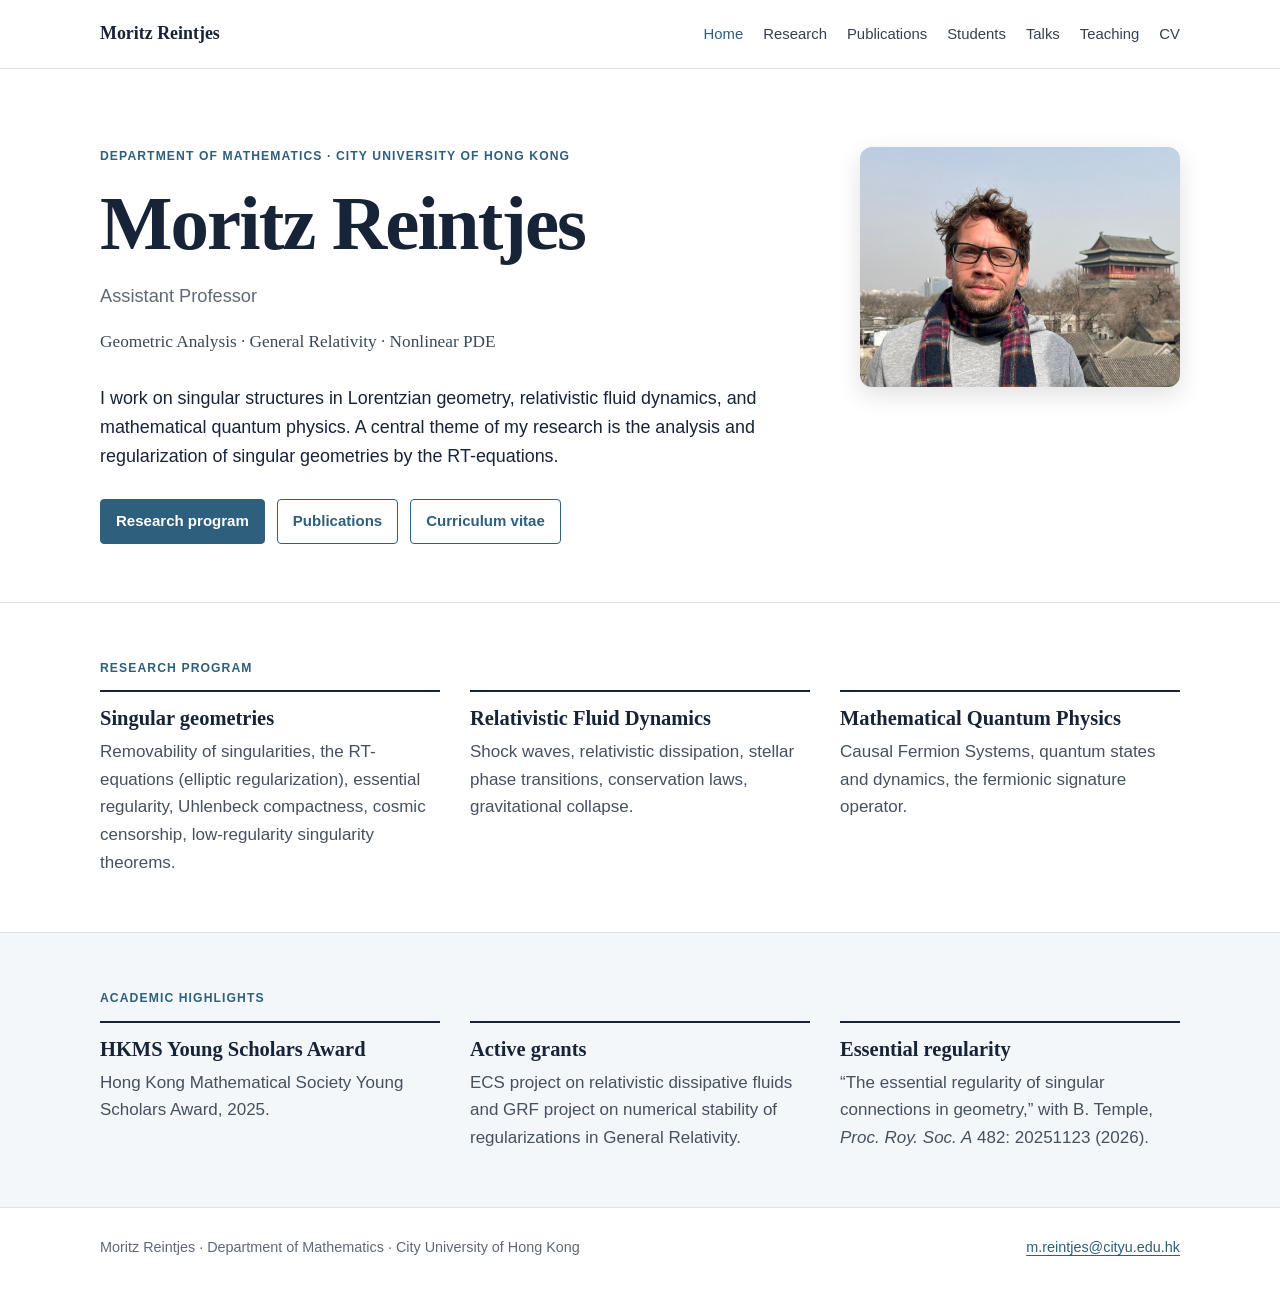
<file: index.html>
<!doctype html>
<html lang="en">
<head>
  <meta charset="utf-8">
  <meta name="viewport" content="width=device-width, initial-scale=1">
  <meta name="description" content="Moritz Reintjes — mathematics, geometric analysis, general relativity and nonlinear PDE.">
  <title>Moritz Reintjes — Mathematics</title>
  <link rel="stylesheet" href="styles.css">
  <style>
    .hero-layout {
      display: grid;
      grid-template-columns: minmax(0, 1fr) 320px;
      gap: 3rem;
      align-items: start;
    }

    .hero-photo {
      width: 100%;
      max-width: 320px;
      aspect-ratio: 4 / 3;
      object-fit: cover;
      object-position: center 62%;
      border-radius: 12px;
      display: block;
      box-shadow: 0 8px 24px rgba(0, 0, 0, 0.12);
    }

    @media (max-width: 820px) {
      .hero-layout {
        grid-template-columns: 1fr;
        gap: 1.75rem;
      }

      .hero-photo {
        max-width: 420px;
        justify-self: start;
      }
    }
  </style>
</head>
<body>
<header class="site-header">
  <div class="container nav">
    <a class="brand" href="index.html">Moritz Reintjes</a>
    <nav class="nav-links" aria-label="Main navigation">
      <a class="active" href="index.html">Home</a><a href="research.html">Research</a><a href="publications.html">Publications</a><a href="students.html">Students</a><a href="talks.html">Talks</a><a href="teaching.html">Teaching</a><a href="cv.html">CV</a>
    </nav>
  </div>
</header>

<main>
<section class="hero">
  <div class="container hero-layout">
    <div>
      <div class="eyebrow">Department of Mathematics · City University of Hong Kong</div>
      <h1>Moritz Reintjes</h1>
      <p class="subtitle">Assistant Professor</p>
      <p class="keywords">Geometric Analysis · General Relativity · Nonlinear PDE</p>
      <p class="hero-copy">I work on singular structures in Lorentzian geometry, relativistic fluid dynamics, and mathematical quantum physics. A central theme of my research is the analysis and regularization of singular geometries by the RT-equations.</p>
      <div class="actions">
        <a class="button primary" href="research.html">Research program</a>
        <a class="button" href="publications.html">Publications</a>
        <a class="button" href="cv.html">Curriculum vitae</a>
      </div>
    </div>
    <img class="hero-photo" src="profilepic.JPG" alt="profilepic">
  </div>
</section>

<section class="section">
  <div class="container">
    <div class="eyebrow">Research program</div>
    <div class="grid-3">
      <article class="card"><h3>Singular geometries</h3><p>Removability of singularities, the RT-equations (elliptic regularization), essential regularity, Uhlenbeck compactness, cosmic censorship, low-regularity singularity theorems.</p></article>
      <article class="card"><h3>Relativistic Fluid Dynamics</h3><p>Shock waves, relativistic dissipation, stellar phase transitions, conservation laws, gravitational collapse.</p></article>
      <article class="card"><h3>Mathematical Quantum Physics</h3><p>Causal Fermion Systems, quantum states and dynamics, the fermionic signature operator.</p></article>
    </div>
  </div>
</section>

<section class="section soft">
  <div class="container">
    <div class="eyebrow">Academic highlights</div>
      <div class="grid-3">
      <div class="card"><h3>HKMS Young Scholars Award</h3><p>Hong Kong Mathematical Society Young Scholars Award, 2025.</p></div>
      <div class="card"><h3>Active grants</h3><p>ECS project on relativistic dissipative fluids and GRF project on numerical stability of regularizations in General Relativity.</p></div>
      <div class="card"><h3>Essential regularity</h3><p>“The essential regularity of singular connections in geometry,” with B. Temple, <em>Proc. Roy. Soc. A</em> 482: 20251123 (2026).</p></div>
    </div>
  </div>
</section>
</main>

<footer class="site-footer"><div class="container footer-flex"><span>Moritz Reintjes · Department of Mathematics · City University of Hong Kong</span><span><a href="mailto:m.reintjes@cityu.edu.hk">m.reintjes@cityu.edu.hk</a></span></div></footer>
<script src="site.js"></script>
</body></html>
</file>
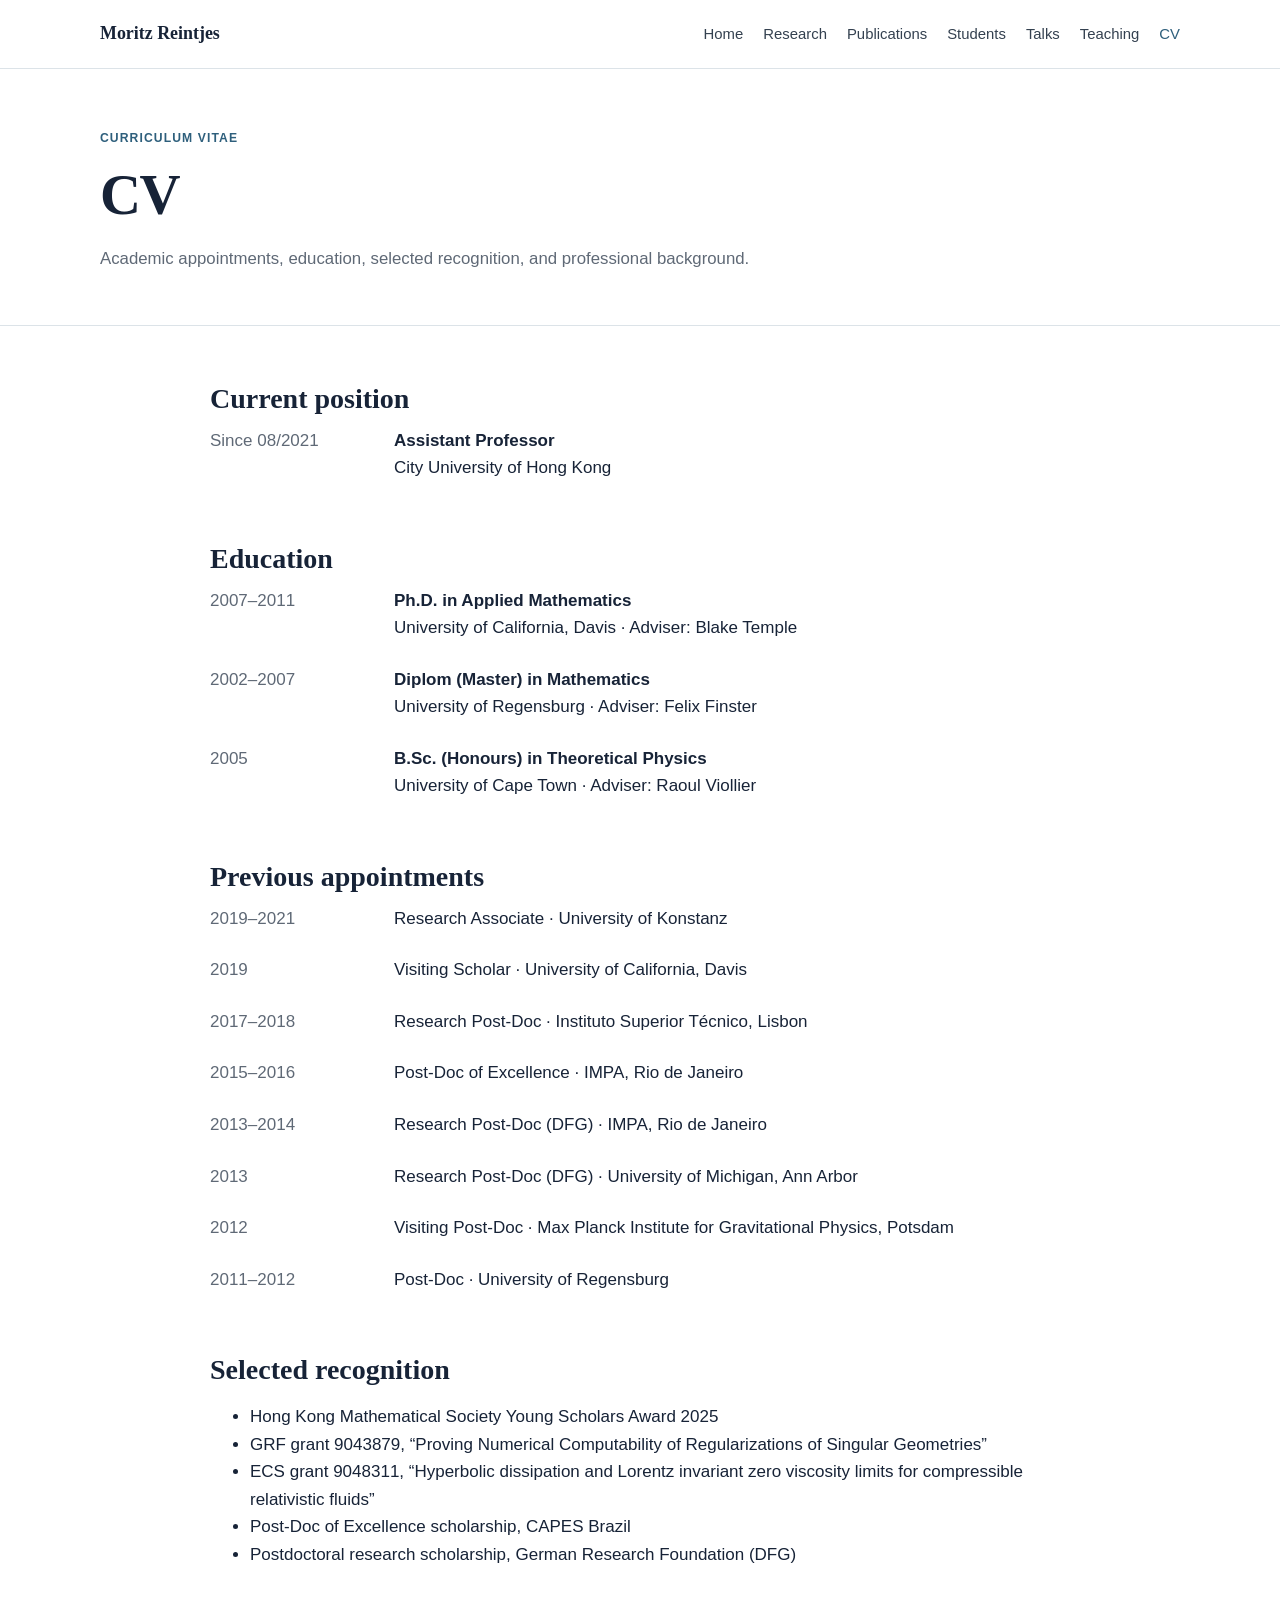
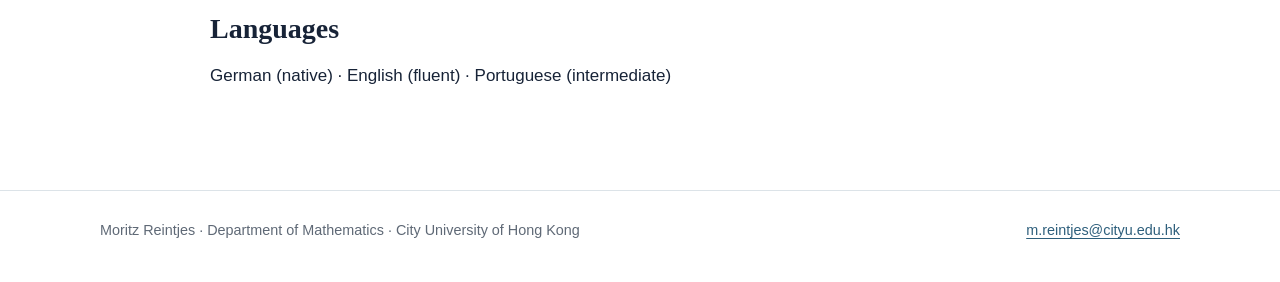
<file: cv.html>
<!doctype html><html lang="en"><head><meta charset="utf-8"><meta name="viewport" content="width=device-width, initial-scale=1"><title>CV — Moritz Reintjes</title><link rel="stylesheet" href="styles.css"></head><body>
<header class="site-header"><div class="container nav"><a class="brand" href="index.html">Moritz Reintjes</a><nav class="nav-links"><a href="index.html">Home</a><a href="research.html">Research</a><a href="publications.html">Publications</a><a href="students.html">Students</a><a href="talks.html">Talks</a><a href="teaching.html">Teaching</a><a class="active" href="cv.html">CV</a></nav></div></header>
<main><div class="container page-head"><div class="eyebrow">Curriculum vitae</div><h1>CV</h1><p>Academic appointments, education, selected recognition, and professional background.</p></div>
<section class="section"><div class="container content">
<section><h2>Current position</h2><div class="timeline"><div class="date">Since 08/2021</div><div class="entry"><strong>Assistant Professor</strong><br>City University of Hong Kong</div></div></section>
<section><h2>Education</h2><div class="timeline"><div class="date">2007–2011</div><div class="entry"><strong>Ph.D. in Applied Mathematics</strong><br>University of California, Davis · Adviser: Blake Temple</div><div class="date">2002–2007</div><div class="entry"><strong>Diplom (Master) in Mathematics</strong><br>University of Regensburg · Adviser: Felix Finster</div><div class="date">2005</div><div class="entry"><strong>B.Sc. (Honours) in Theoretical Physics</strong><br>University of Cape Town · Adviser: Raoul Viollier</div></div></section>
<section><h2>Previous appointments</h2><div class="timeline"><div class="date">2019–2021</div><div class="entry">Research Associate · University of Konstanz</div><div class="date">2019</div><div class="entry">Visiting Scholar · University of California, Davis</div><div class="date">2017–2018</div><div class="entry">Research Post-Doc · Instituto Superior Técnico, Lisbon</div><div class="date">2015–2016</div><div class="entry">Post-Doc of Excellence · IMPA, Rio de Janeiro</div><div class="date">2013–2014</div><div class="entry">Research Post-Doc (DFG) · IMPA, Rio de Janeiro</div><div class="date">2013</div><div class="entry">Research Post-Doc (DFG) · University of Michigan, Ann Arbor</div><div class="date">2012</div><div class="entry">Visiting Post-Doc · Max Planck Institute for Gravitational Physics, Potsdam</div><div class="date">2011–2012</div><div class="entry">Post-Doc · University of Regensburg</div></div></section>
<section><h2>Selected recognition</h2><ul><li>Hong Kong Mathematical Society Young Scholars Award 2025</li><li>GRF grant 9043879, “Proving Numerical Computability of Regularizations of Singular Geometries”</li><li>ECS grant 9048311, “Hyperbolic dissipation and Lorentz invariant zero viscosity limits for compressible relativistic fluids”</li><li>Post-Doc of Excellence scholarship, CAPES Brazil</li><li>Postdoctoral research scholarship, German Research Foundation (DFG)</li></ul></section>
<section><h2>Languages</h2><p>German (native) · English (fluent) · Portuguese (intermediate)</p></section>
</div></section></main>
<footer class="site-footer"><div class="container footer-flex"><span>Moritz Reintjes · Department of Mathematics · City University of Hong Kong</span><span><a href="mailto:m.reintjes@cityu.edu.hk">m.reintjes@cityu.edu.hk</a></span></div></footer></body></html>
</file>
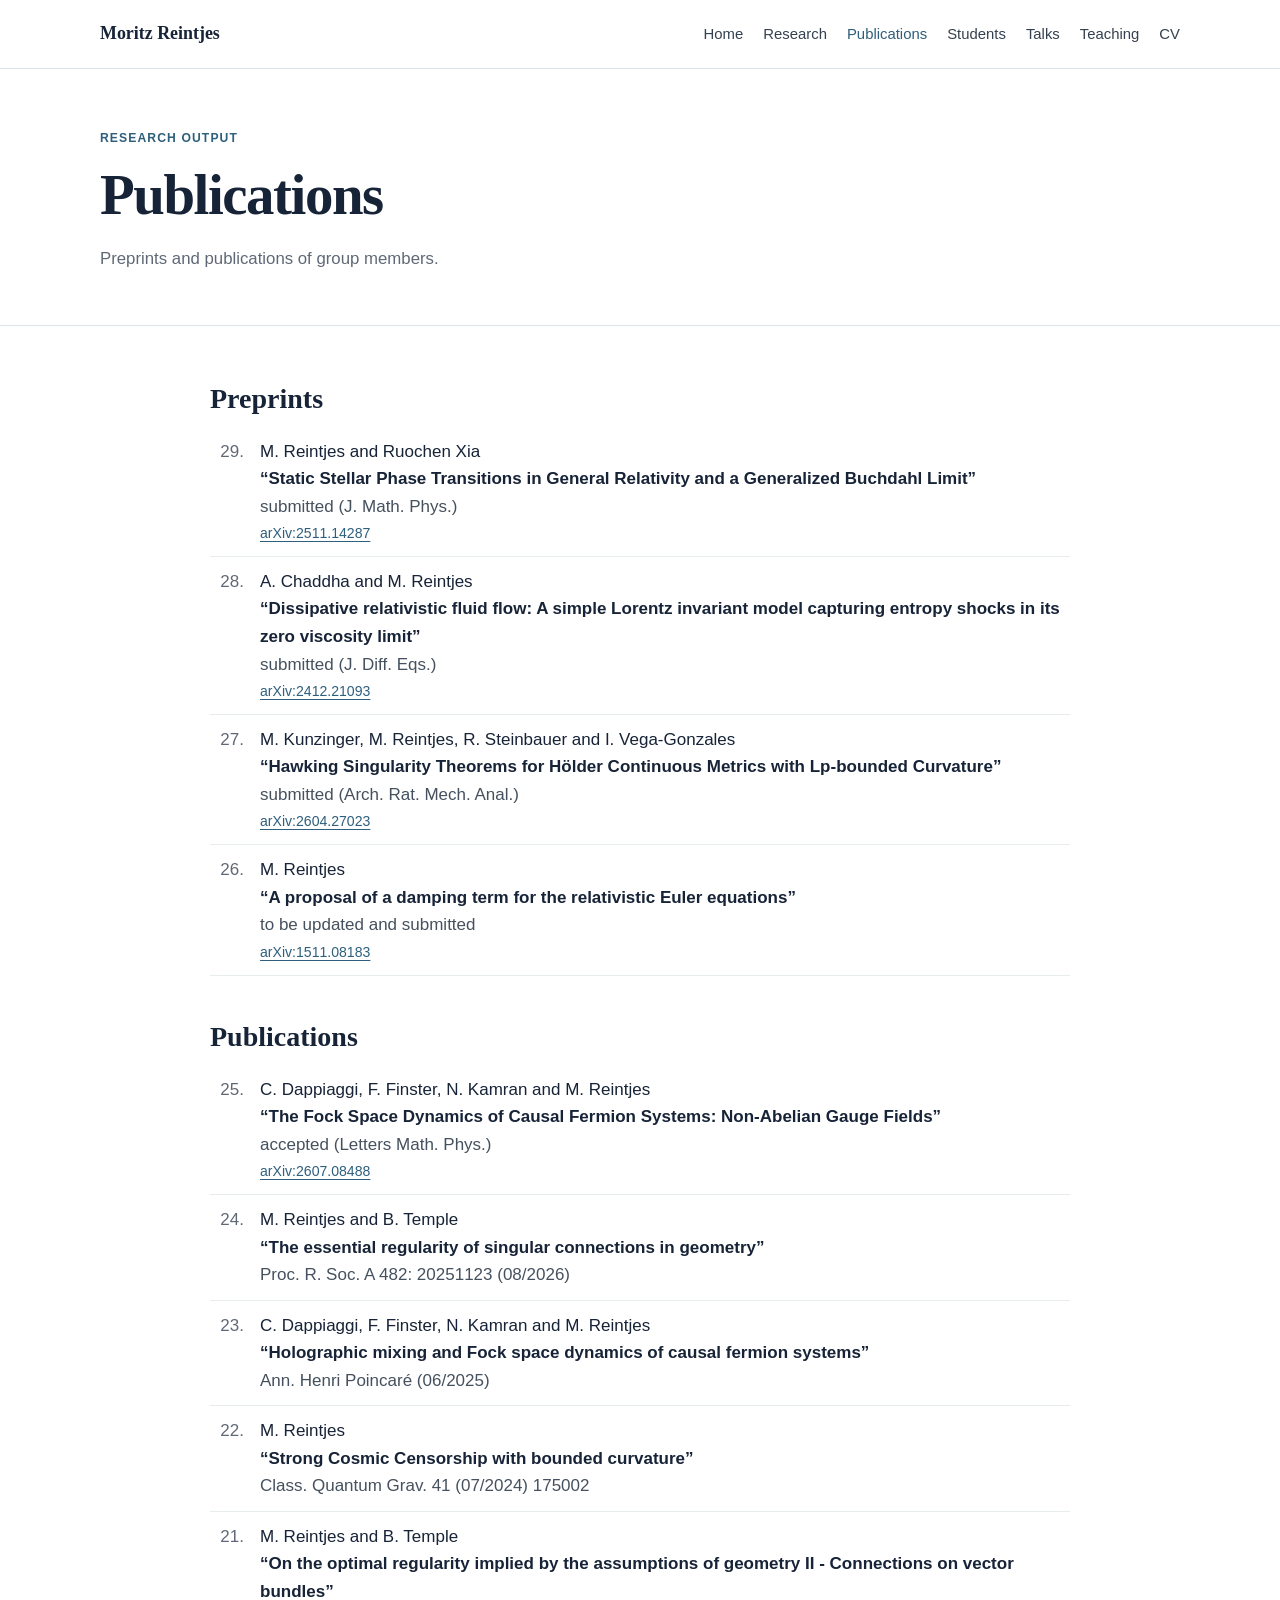
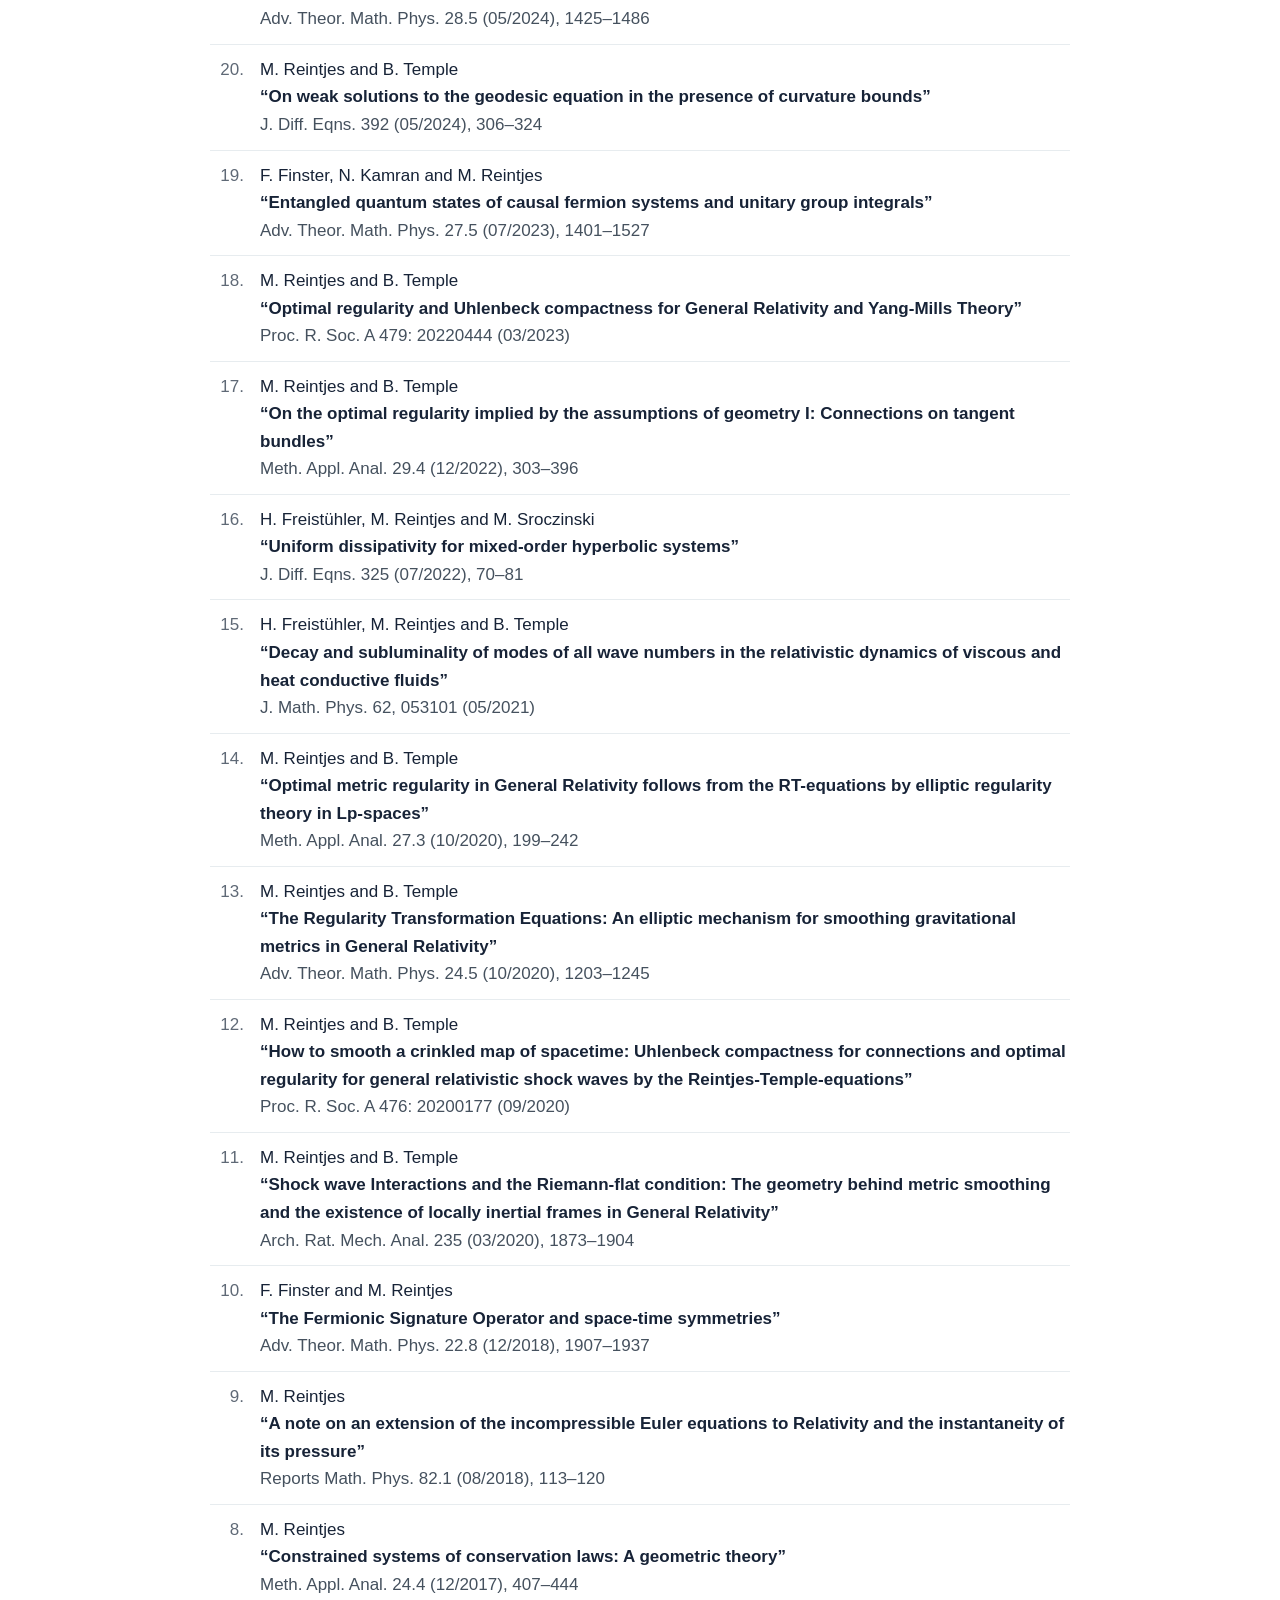
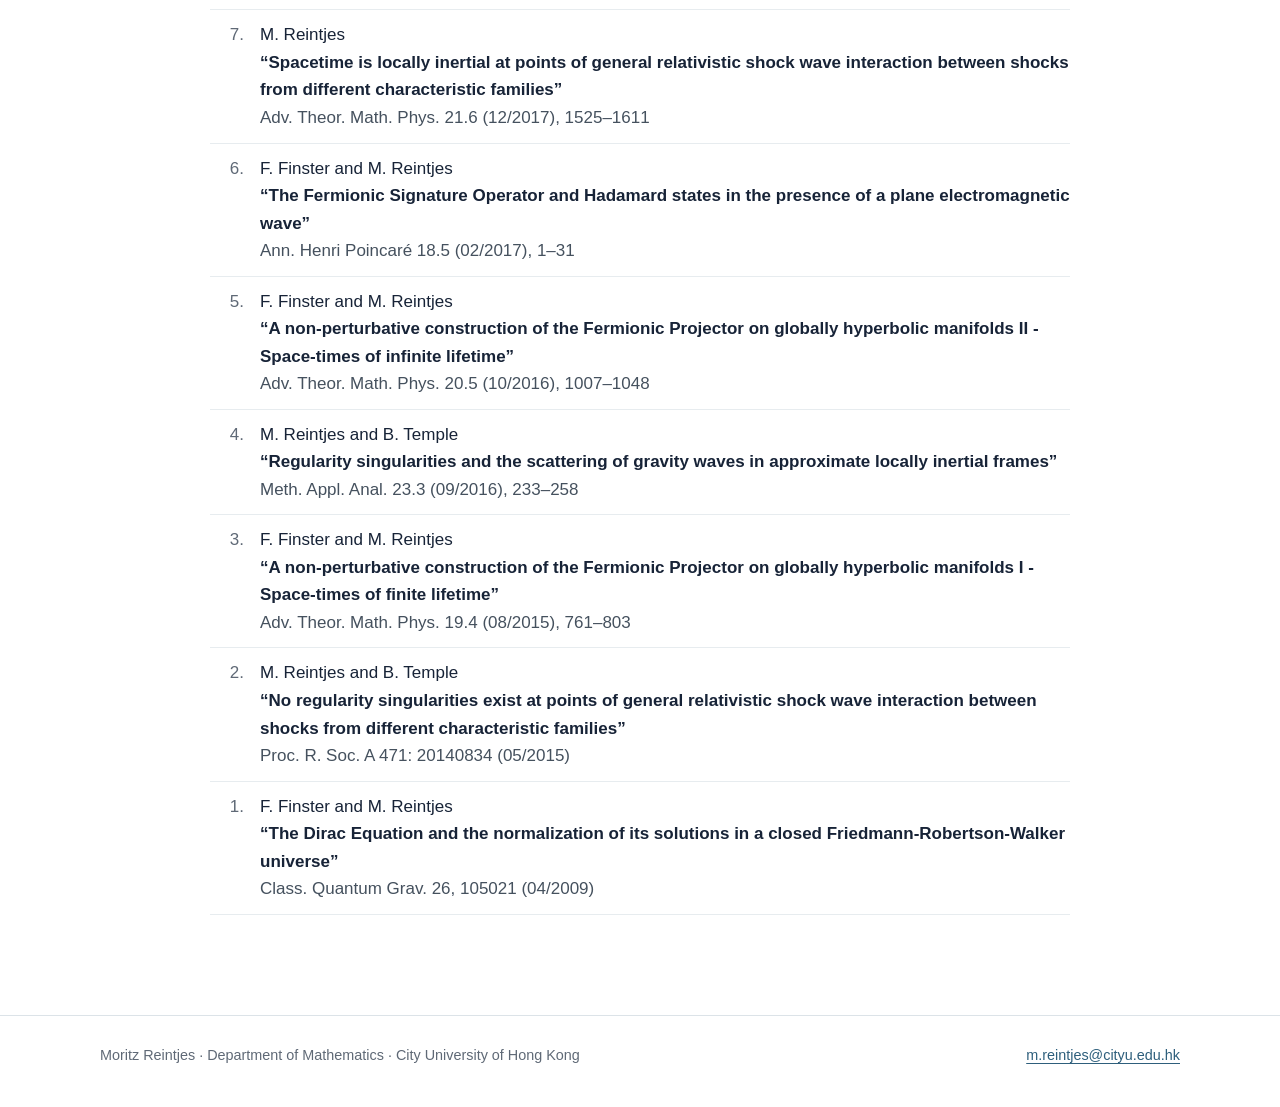
<file: publications.html>
<!doctype html><html lang="en"><head><meta charset="utf-8"><meta name="viewport" content="width=device-width, initial-scale=1"><title>Publications — Moritz Reintjes</title><link rel="stylesheet" href="styles.css"></head><body>
<header class="site-header"><div class="container nav"><a class="brand" href="index.html">Moritz Reintjes</a><nav class="nav-links"><a href="index.html">Home</a><a href="research.html">Research</a><a class="active" href="publications.html">Publications</a><a href="students.html">Students</a><a href="talks.html">Talks</a><a href="teaching.html">Teaching</a><a href="cv.html">CV</a></nav></div></header>
<main><div class="container page-head"><div class="eyebrow">Research output</div><h1>Publications</h1><p>Preprints and publications of group members.</p></div>
<section class="section"><div class="container content"><section><h2>Preprints</h2><ol class="pubs"><li class="pub"><div class="pub-num">29.</div><div><div>M. Reintjes and Ruochen Xia</div><div class="pub-title">“Static Stellar Phase Transitions in General Relativity and a Generalized Buchdahl Limit”</div><div class="pub-journal">submitted (J. Math. Phys.)</div><div class="pub-links"><a href="https://arxiv.org/abs/2511.14287">arXiv:2511.14287</a></div></div></li>
<li class="pub"><div class="pub-num">28.</div><div><div>A. Chaddha and M. Reintjes</div><div class="pub-title">“Dissipative relativistic fluid flow: A simple Lorentz invariant model capturing entropy shocks in its zero viscosity limit”</div><div class="pub-journal">submitted (J. Diff. Eqs.)</div><div class="pub-links"><a href="https://arxiv.org/abs/2412.21093">arXiv:2412.21093</a></div></div></li>
<li class="pub"><div class="pub-num">27.</div><div><div>M. Kunzinger, M. Reintjes, R. Steinbauer and I. Vega-Gonzales</div><div class="pub-title">“Hawking Singularity Theorems for Hölder Continuous Metrics with Lp-bounded Curvature”</div><div class="pub-journal">submitted (Arch. Rat. Mech. Anal.)</div><div class="pub-links"><a href="https://arxiv.org/abs/2604.27023">arXiv:2604.27023</a></div></div></li>
<li class="pub"><div class="pub-num">26.</div><div><div>M. Reintjes</div><div class="pub-title">“A proposal of a damping term for the relativistic Euler equations”</div><div class="pub-journal">to be updated and submitted</div><div class="pub-links"><a href="https://arxiv.org/abs/1511.08183">arXiv:1511.08183</a></div></div></li></ol></section><section><h2>Publications</h2><ol class="pubs">
<li class="pub"><div class="pub-num">25.</div><div><div>C. Dappiaggi, F. Finster, N. Kamran and M. Reintjes</div><div class="pub-title">“The Fock Space Dynamics of Causal Fermion Systems: Non-Abelian Gauge Fields”</div><div class="pub-journal">accepted (Letters Math. Phys.)</div><div class="pub-links"><a href="https://arxiv.org/abs/2607.08488">arXiv:2607.08488</a></div></div></li>
<li class="pub"><div class="pub-num">24.</div><div><div>M. Reintjes and B. Temple</div><div class="pub-title">“The essential regularity of singular connections in geometry”</div><div class="pub-journal">Proc. R. Soc. A 482: 20251123 (08/2026)</div></div></li>
<li class="pub"><div class="pub-num">23.</div><div><div>C. Dappiaggi, F. Finster, N. Kamran and M. Reintjes</div><div class="pub-title">“Holographic mixing and Fock space dynamics of causal fermion systems”</div><div class="pub-journal">Ann. Henri Poincaré (06/2025)</div></div></li>
<li class="pub"><div class="pub-num">22.</div><div><div>M. Reintjes</div><div class="pub-title">“Strong Cosmic Censorship with bounded curvature”</div><div class="pub-journal">Class. Quantum Grav. 41 (07/2024) 175002</div></div></li>
<li class="pub"><div class="pub-num">21.</div><div><div>M. Reintjes and B. Temple</div><div class="pub-title">“On the optimal regularity implied by the assumptions of geometry II - Connections on vector bundles”</div><div class="pub-journal">Adv. Theor. Math. Phys. 28.5 (05/2024), 1425–1486</div></div></li>
<li class="pub"><div class="pub-num">20.</div><div><div>M. Reintjes and B. Temple</div><div class="pub-title">“On weak solutions to the geodesic equation in the presence of curvature bounds”</div><div class="pub-journal">J. Diff. Eqns. 392 (05/2024), 306–324</div></div></li>
<li class="pub"><div class="pub-num">19.</div><div><div>F. Finster, N. Kamran and M. Reintjes</div><div class="pub-title">“Entangled quantum states of causal fermion systems and unitary group integrals”</div><div class="pub-journal">Adv. Theor. Math. Phys. 27.5 (07/2023), 1401–1527</div></div></li>
<li class="pub"><div class="pub-num">18.</div><div><div>M. Reintjes and B. Temple</div><div class="pub-title">“Optimal regularity and Uhlenbeck compactness for General Relativity and Yang-Mills Theory”</div><div class="pub-journal">Proc. R. Soc. A 479: 20220444 (03/2023)</div></div></li>
<li class="pub"><div class="pub-num">17.</div><div><div>M. Reintjes and B. Temple</div><div class="pub-title">“On the optimal regularity implied by the assumptions of geometry I: Connections on tangent bundles”</div><div class="pub-journal">Meth. Appl. Anal. 29.4 (12/2022), 303–396</div></div></li>
<li class="pub"><div class="pub-num">16.</div><div><div>H. Freistühler, M. Reintjes and M. Sroczinski</div><div class="pub-title">“Uniform dissipativity for mixed-order hyperbolic systems”</div><div class="pub-journal">J. Diff. Eqns. 325 (07/2022), 70–81</div></div></li>
<li class="pub"><div class="pub-num">15.</div><div><div>H. Freistühler, M. Reintjes and B. Temple</div><div class="pub-title">“Decay and subluminality of modes of all wave numbers in the relativistic dynamics of viscous and heat conductive fluids”</div><div class="pub-journal">J. Math. Phys. 62, 053101 (05/2021)</div></div></li>
<li class="pub"><div class="pub-num">14.</div><div><div>M. Reintjes and B. Temple</div><div class="pub-title">“Optimal metric regularity in General Relativity follows from the RT-equations by elliptic regularity theory in Lp-spaces”</div><div class="pub-journal">Meth. Appl. Anal. 27.3 (10/2020), 199–242</div></div></li>
<li class="pub"><div class="pub-num">13.</div><div><div>M. Reintjes and B. Temple</div><div class="pub-title">“The Regularity Transformation Equations: An elliptic mechanism for smoothing gravitational metrics in General Relativity”</div><div class="pub-journal">Adv. Theor. Math. Phys. 24.5 (10/2020), 1203–1245</div></div></li>
<li class="pub"><div class="pub-num">12.</div><div><div>M. Reintjes and B. Temple</div><div class="pub-title">“How to smooth a crinkled map of spacetime: Uhlenbeck compactness for connections and optimal regularity for general relativistic shock waves by the Reintjes-Temple-equations”</div><div class="pub-journal">Proc. R. Soc. A 476: 20200177 (09/2020)</div></div></li>
<li class="pub"><div class="pub-num">11.</div><div><div>M. Reintjes and B. Temple</div><div class="pub-title">“Shock wave Interactions and the Riemann-flat condition: The geometry behind metric smoothing and the existence of locally inertial frames in General Relativity”</div><div class="pub-journal">Arch. Rat. Mech. Anal. 235 (03/2020), 1873–1904</div></div></li>
<li class="pub"><div class="pub-num">10.</div><div><div>F. Finster and M. Reintjes</div><div class="pub-title">“The Fermionic Signature Operator and space-time symmetries”</div><div class="pub-journal">Adv. Theor. Math. Phys. 22.8 (12/2018), 1907–1937</div></div></li>
<li class="pub"><div class="pub-num">9.</div><div><div>M. Reintjes</div><div class="pub-title">“A note on an extension of the incompressible Euler equations to Relativity and the instantaneity of its pressure”</div><div class="pub-journal">Reports Math. Phys. 82.1 (08/2018), 113–120</div></div></li>
<li class="pub"><div class="pub-num">8.</div><div><div>M. Reintjes</div><div class="pub-title">“Constrained systems of conservation laws: A geometric theory”</div><div class="pub-journal">Meth. Appl. Anal. 24.4 (12/2017), 407–444</div></div></li>
<li class="pub"><div class="pub-num">7.</div><div><div>M. Reintjes</div><div class="pub-title">“Spacetime is locally inertial at points of general relativistic shock wave interaction between shocks from different characteristic families”</div><div class="pub-journal">Adv. Theor. Math. Phys. 21.6 (12/2017), 1525–1611</div></div></li>
<li class="pub"><div class="pub-num">6.</div><div><div>F. Finster and M. Reintjes</div><div class="pub-title">“The Fermionic Signature Operator and Hadamard states in the presence of a plane electromagnetic wave”</div><div class="pub-journal">Ann. Henri Poincaré 18.5 (02/2017), 1–31</div></div></li>
<li class="pub"><div class="pub-num">5.</div><div><div>F. Finster and M. Reintjes</div><div class="pub-title">“A non-perturbative construction of the Fermionic Projector on globally hyperbolic manifolds II - Space-times of infinite lifetime”</div><div class="pub-journal">Adv. Theor. Math. Phys. 20.5 (10/2016), 1007–1048</div></div></li>
<li class="pub"><div class="pub-num">4.</div><div><div>M. Reintjes and B. Temple</div><div class="pub-title">“Regularity singularities and the scattering of gravity waves in approximate locally inertial frames”</div><div class="pub-journal">Meth. Appl. Anal. 23.3 (09/2016), 233–258</div></div></li>
<li class="pub"><div class="pub-num">3.</div><div><div>F. Finster and M. Reintjes</div><div class="pub-title">“A non-perturbative construction of the Fermionic Projector on globally hyperbolic manifolds I - Space-times of finite lifetime”</div><div class="pub-journal">Adv. Theor. Math. Phys. 19.4 (08/2015), 761–803</div></div></li>
<li class="pub"><div class="pub-num">2.</div><div><div>M. Reintjes and B. Temple</div><div class="pub-title">“No regularity singularities exist at points of general relativistic shock wave interaction between shocks from different characteristic families”</div><div class="pub-journal">Proc. R. Soc. A 471: 20140834 (05/2015)</div></div></li>
<li class="pub"><div class="pub-num">1.</div><div><div>F. Finster and M. Reintjes</div><div class="pub-title">“The Dirac Equation and the normalization of its solutions in a closed Friedmann-Robertson-Walker universe”</div><div class="pub-journal">Class. Quantum Grav. 26, 105021 (04/2009)</div></div></li></ol></section></div></section></main>
<footer class="site-footer"><div class="container footer-flex"><span>Moritz Reintjes · Department of Mathematics · City University of Hong Kong</span><span><a href="mailto:m.reintjes@cityu.edu.hk">m.reintjes@cityu.edu.hk</a></span></div></footer></body></html>
</file>
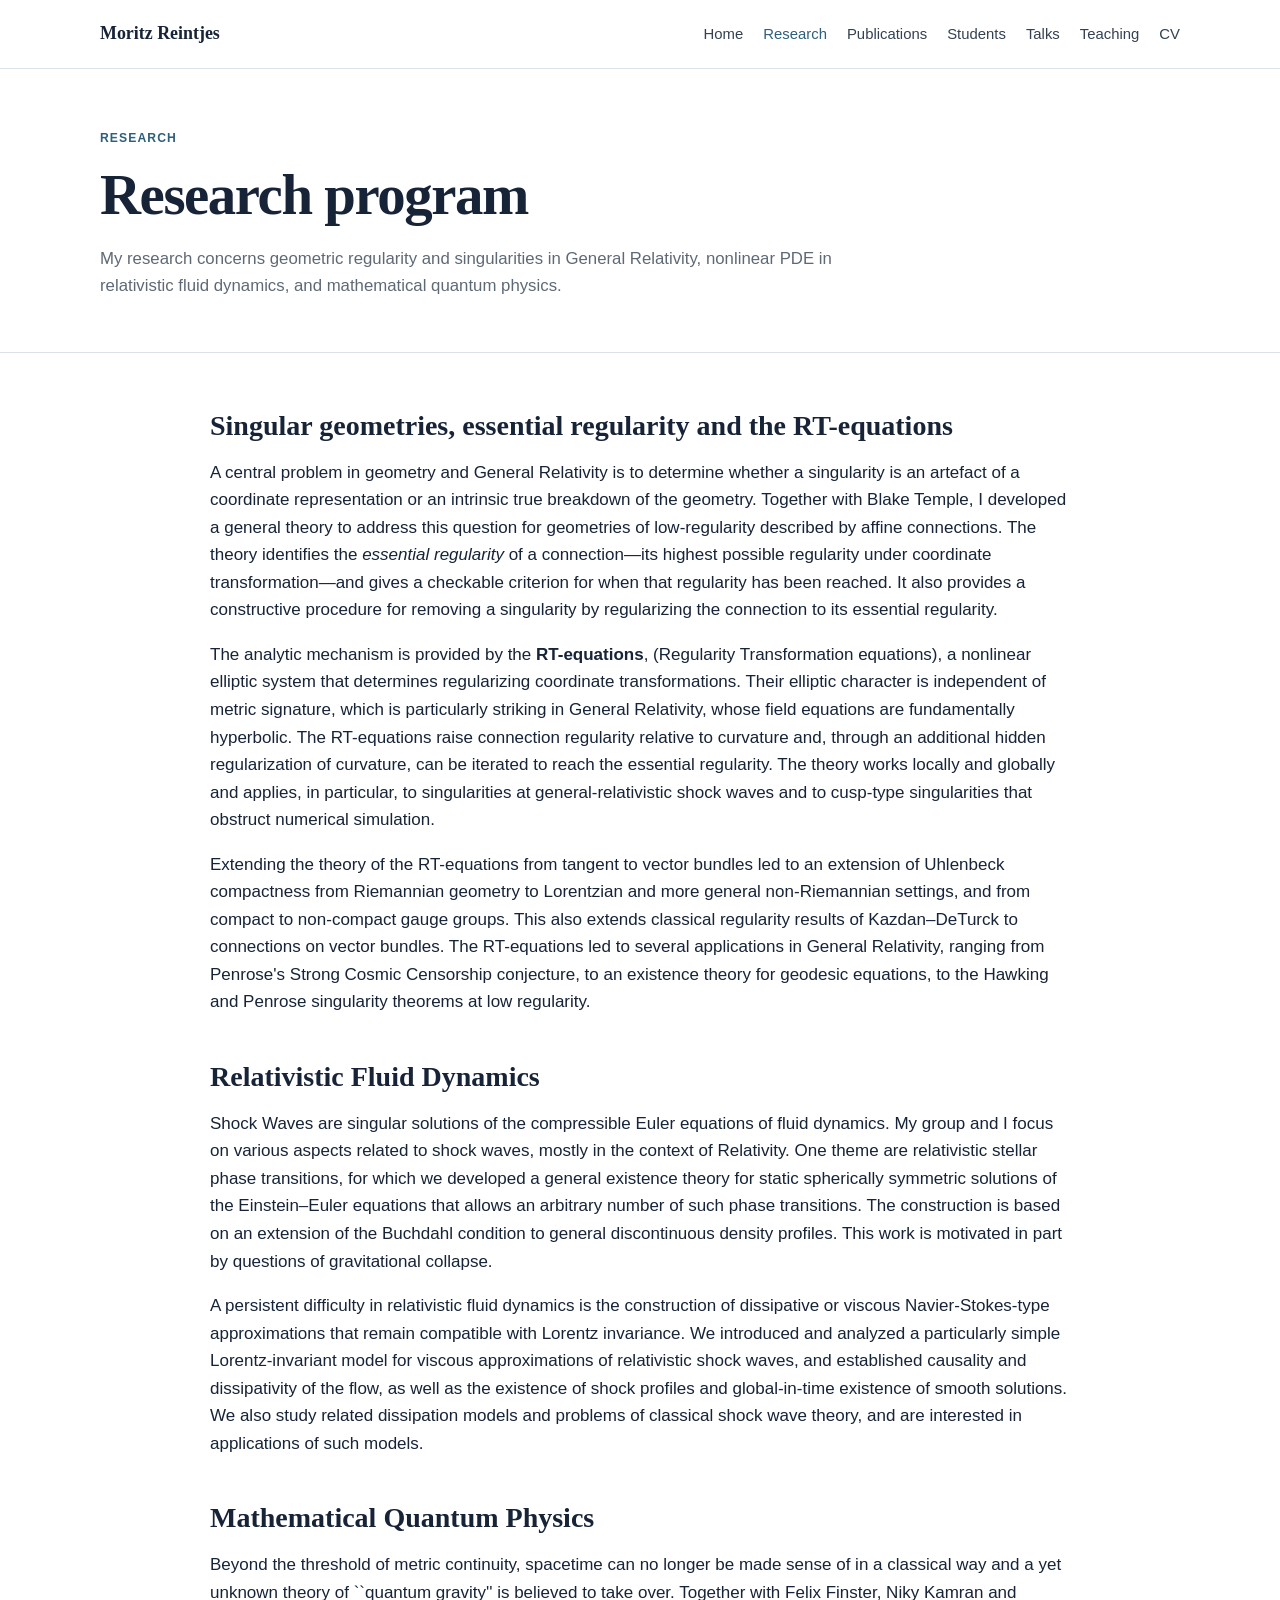
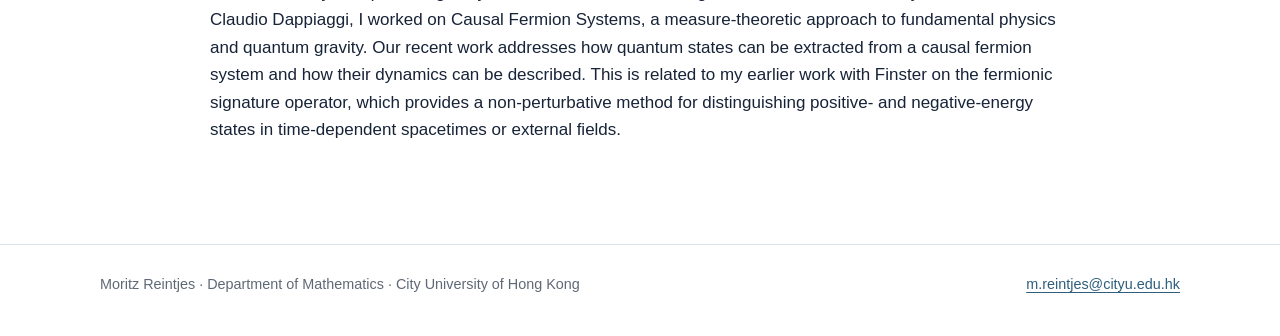
<file: research.html>
<!doctype html><html lang="en"><head><meta charset="utf-8"><meta name="viewport" content="width=device-width, initial-scale=1"><meta name="description" content="Research program of Moritz Reintjes in geometric analysis, General Relativity, relativistic fluids and mathematical quantum physics."><title>Research — Moritz Reintjes</title><link rel="stylesheet" href="styles.css"></head><body>
<header class="site-header"><div class="container nav"><a class="brand" href="index.html">Moritz Reintjes</a><nav class="nav-links"><a href="index.html">Home</a><a class="active" href="research.html">Research</a><a href="publications.html">Publications</a><a href="students.html">Students</a><a href="talks.html">Talks</a><a href="teaching.html">Teaching</a><a href="cv.html">CV</a></nav></div></header>
<main><div class="container page-head"><div class="eyebrow">Research</div><h1>Research program</h1><p>My research concerns geometric regularity and singularities in General Relativity, nonlinear PDE in relativistic fluid dynamics, and mathematical quantum physics.</p></div>
<section class="section"><div class="container content">

<section>
  <h2>Singular geometries, essential regularity and the RT-equations</h2>
  <p>A central problem in geometry and General Relativity is to determine whether a singularity is an artefact of a coordinate representation or an intrinsic true breakdown of the geometry. Together with Blake Temple, I developed a general theory to address this question for geometries of low-regularity described by affine connections. The theory identifies the <em>essential regularity</em> of a connection—its highest possible regularity under coordinate transformation—and gives a checkable criterion for when that regularity has been reached. It also provides a constructive procedure for removing a singularity by regularizing the connection to its essential regularity.</p>
  <p>The analytic mechanism is provided by the <strong>RT-equations</strong>, (Regularity Transformation equations), a nonlinear elliptic system that determines regularizing coordinate transformations. Their elliptic character is independent of metric signature, which is particularly striking in General Relativity, whose field equations are fundamentally hyperbolic. The RT-equations raise connection regularity relative to curvature and, through an additional hidden regularization of curvature, can be iterated to reach the essential regularity. The theory works locally and globally and applies, in particular, to singularities at general-relativistic shock waves and to cusp-type singularities that obstruct numerical simulation.</p>
  <p>Extending the theory of the RT-equations from tangent to vector bundles led to an extension of Uhlenbeck compactness from Riemannian geometry to Lorentzian and more general non-Riemannian settings, and from compact to non-compact gauge groups. This also extends classical regularity results of Kazdan–DeTurck to connections on vector bundles. The RT-equations led to several applications in General Relativity, ranging from Penrose's Strong Cosmic Censorship conjecture, to an existence theory for geodesic equations, to the Hawking and Penrose singularity theorems at low regularity. </p>
</section>

<section>
  <h2>Relativistic Fluid Dynamics</h2>
  <p> Shock Waves are singular solutions of the compressible Euler equations of fluid dynamics. My group and I focus on various aspects related to shock waves, mostly in the context of Relativity. One theme are relativistic stellar phase transitions, for which we developed a general existence theory for static spherically symmetric solutions of the Einstein–Euler equations that allows an arbitrary number of such phase transitions. The construction is based on an extension of the Buchdahl condition to general discontinuous density profiles. This work is motivated in part by questions of gravitational collapse.</p>
  <p>A persistent difficulty in relativistic fluid dynamics is the construction of dissipative or viscous Navier-Stokes-type approximations that remain compatible with Lorentz invariance. We introduced and analyzed a particularly simple Lorentz-invariant model for viscous approximations of relativistic shock waves, and established causality and dissipativity of the flow, as well as the existence of shock profiles and global-in-time existence of smooth solutions. We also study related dissipation models and problems of classical shock wave theory, and are interested in applications of such models. </p>
</section>

<section>
  <h2>Mathematical Quantum Physics</h2>
  <p>Beyond the threshold of metric continuity, spacetime can no longer be made sense of in a classical way and a yet unknown theory of ``quantum gravity'' is believed to take over. Together with Felix Finster, Niky Kamran and Claudio Dappiaggi, I worked on Causal Fermion Systems, a measure-theoretic approach to fundamental physics and quantum gravity. Our recent work addresses how quantum states can be extracted from a causal fermion system and how their dynamics can be described. This is related to my earlier work with Finster on the fermionic signature operator, which provides a non-perturbative method for distinguishing positive- and negative-energy states in time-dependent spacetimes or external fields.  </p>
</section>

</div></section></main>
<footer class="site-footer"><div class="container footer-flex"><span>Moritz Reintjes · Department of Mathematics · City University of Hong Kong</span><span><a href="mailto:m.reintjes@cityu.edu.hk">m.reintjes@cityu.edu.hk</a></span></div></footer></body></html>
</file>
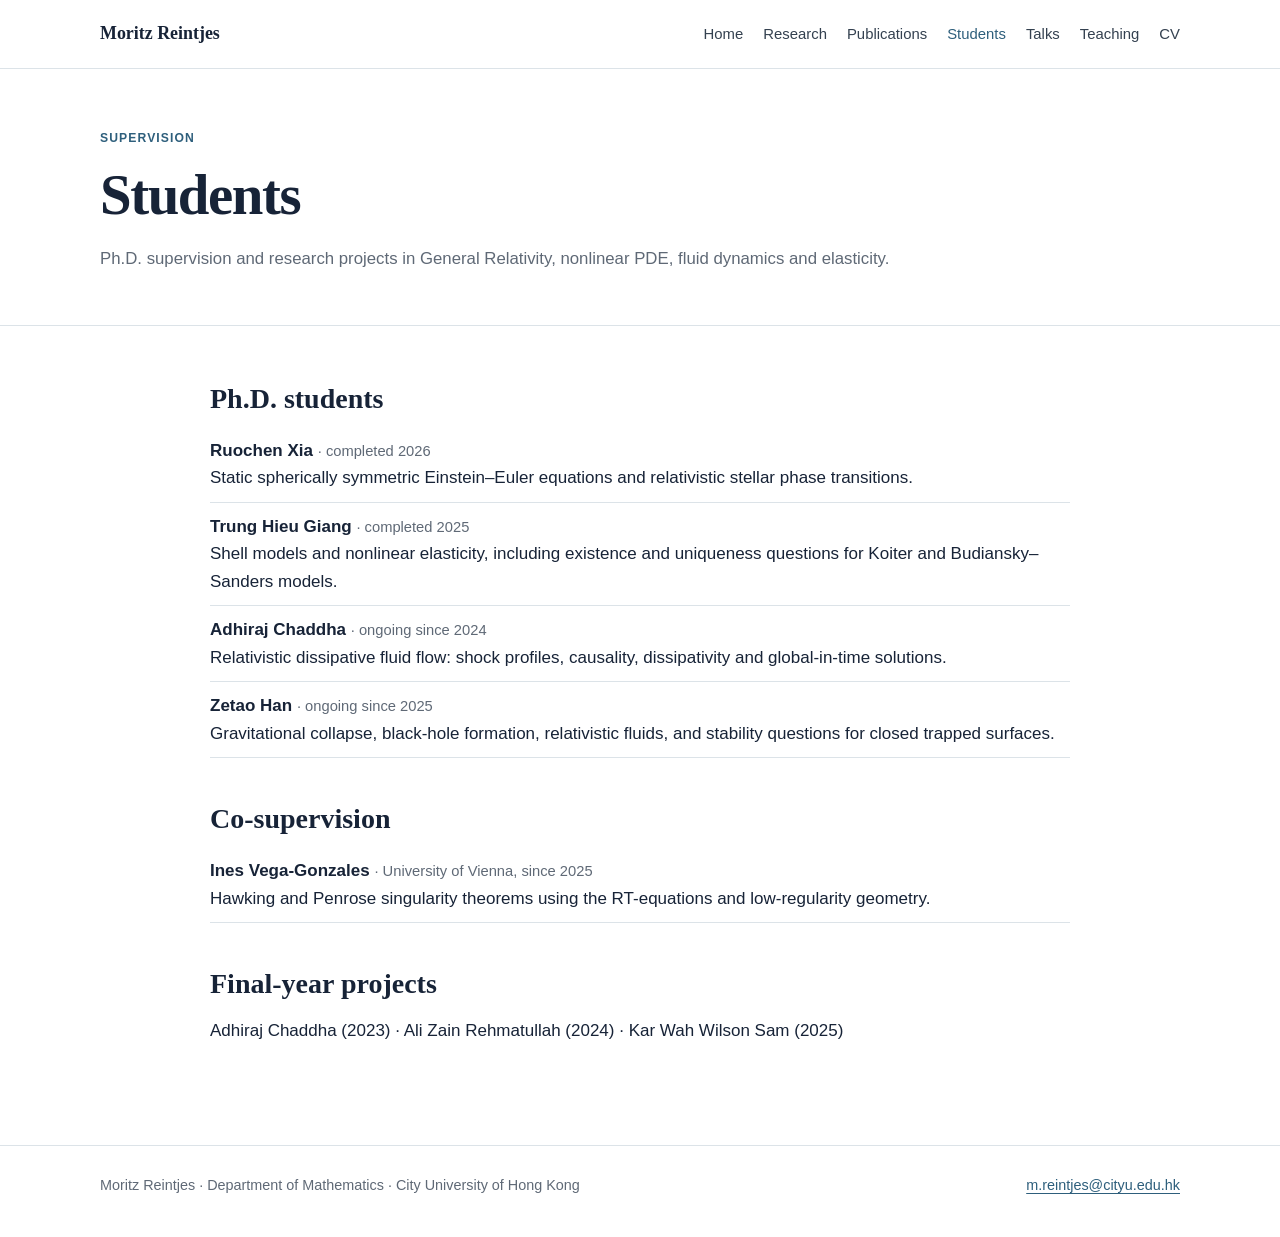
<file: students.html>
<!doctype html><html lang="en"><head><meta charset="utf-8"><meta name="viewport" content="width=device-width, initial-scale=1"><title>Students — Moritz Reintjes</title><link rel="stylesheet" href="styles.css"></head><body>
<header class="site-header"><div class="container nav"><a class="brand" href="index.html">Moritz Reintjes</a><nav class="nav-links"><a href="index.html">Home</a><a href="research.html">Research</a><a href="publications.html">Publications</a><a class="active" href="students.html">Students</a><a href="talks.html">Talks</a><a href="teaching.html">Teaching</a><a href="cv.html">CV</a></nav></div></header>
<main><div class="container page-head"><div class="eyebrow">Supervision</div><h1>Students</h1><p>Ph.D. supervision and research projects in General Relativity, nonlinear PDE, fluid dynamics and elasticity.</p></div>
<section class="section"><div class="container content">
<section><h2>Ph.D. students</h2><ul class="clean-list"><li><strong>Ruochen Xia</strong> <span class="meta">· completed 2026</span><br>Static spherically symmetric Einstein–Euler equations and relativistic stellar phase transitions.</li><li><strong>Trung Hieu Giang</strong> <span class="meta">· completed 2025</span><br>Shell models and nonlinear elasticity, including existence and uniqueness questions for Koiter and Budiansky–Sanders models.</li><li><strong>Adhiraj Chaddha</strong> <span class="meta">· ongoing since 2024</span><br>Relativistic dissipative fluid flow: shock profiles, causality, dissipativity and global-in-time solutions.</li><li><strong>Zetao Han</strong> <span class="meta">· ongoing since 2025</span><br>Gravitational collapse, black-hole formation, relativistic fluids, and stability questions for closed trapped surfaces.</li></ul></section>
<section><h2>Co-supervision</h2><ul class="clean-list"><li><strong>Ines Vega-Gonzales</strong> <span class="meta">· University of Vienna, since 2025</span><br>Hawking and Penrose singularity theorems using the RT-equations and low-regularity geometry.</li></ul></section>
<section><h2>Final-year projects</h2><p>Adhiraj Chaddha (2023) · Ali Zain Rehmatullah (2024) · Kar Wah Wilson Sam (2025)</p></section>
</div></section></main>
<footer class="site-footer"><div class="container footer-flex"><span>Moritz Reintjes · Department of Mathematics · City University of Hong Kong</span><span><a href="mailto:m.reintjes@cityu.edu.hk">m.reintjes@cityu.edu.hk</a></span></div></footer></body></html>
</file>
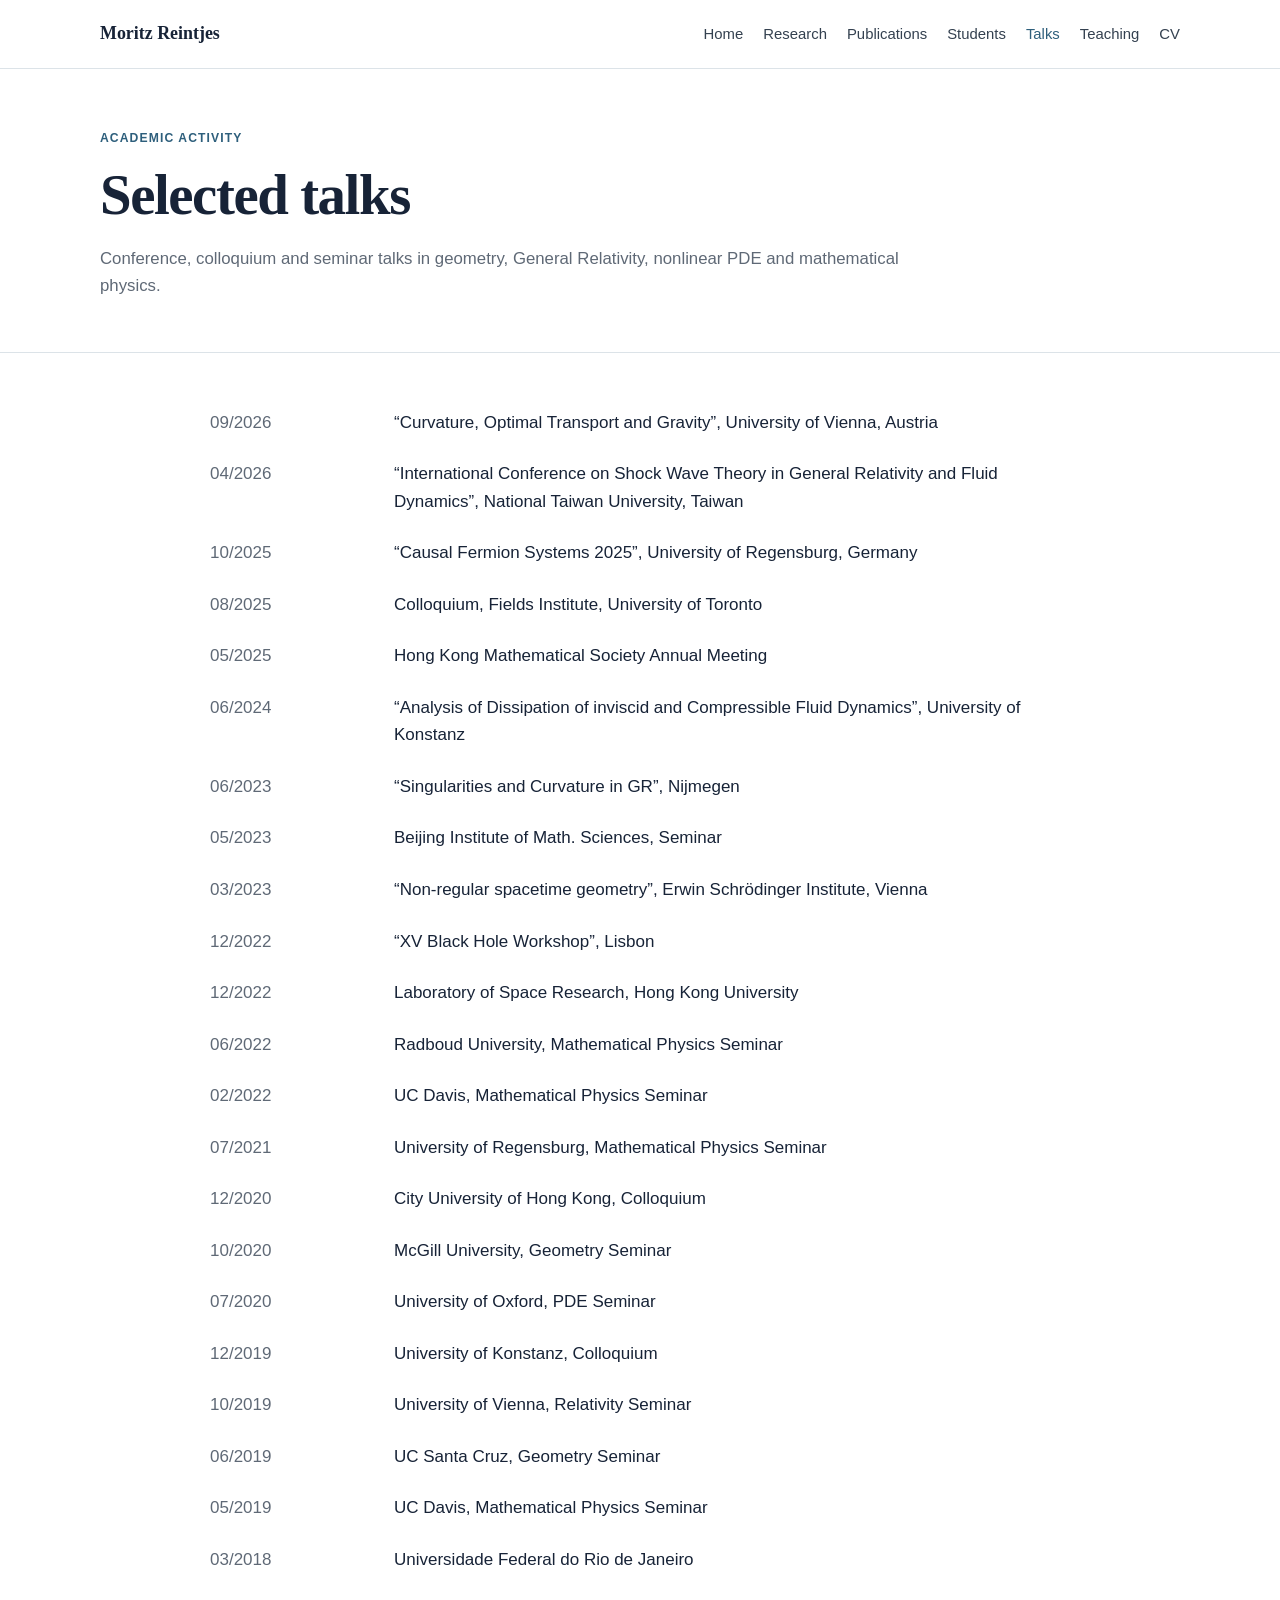
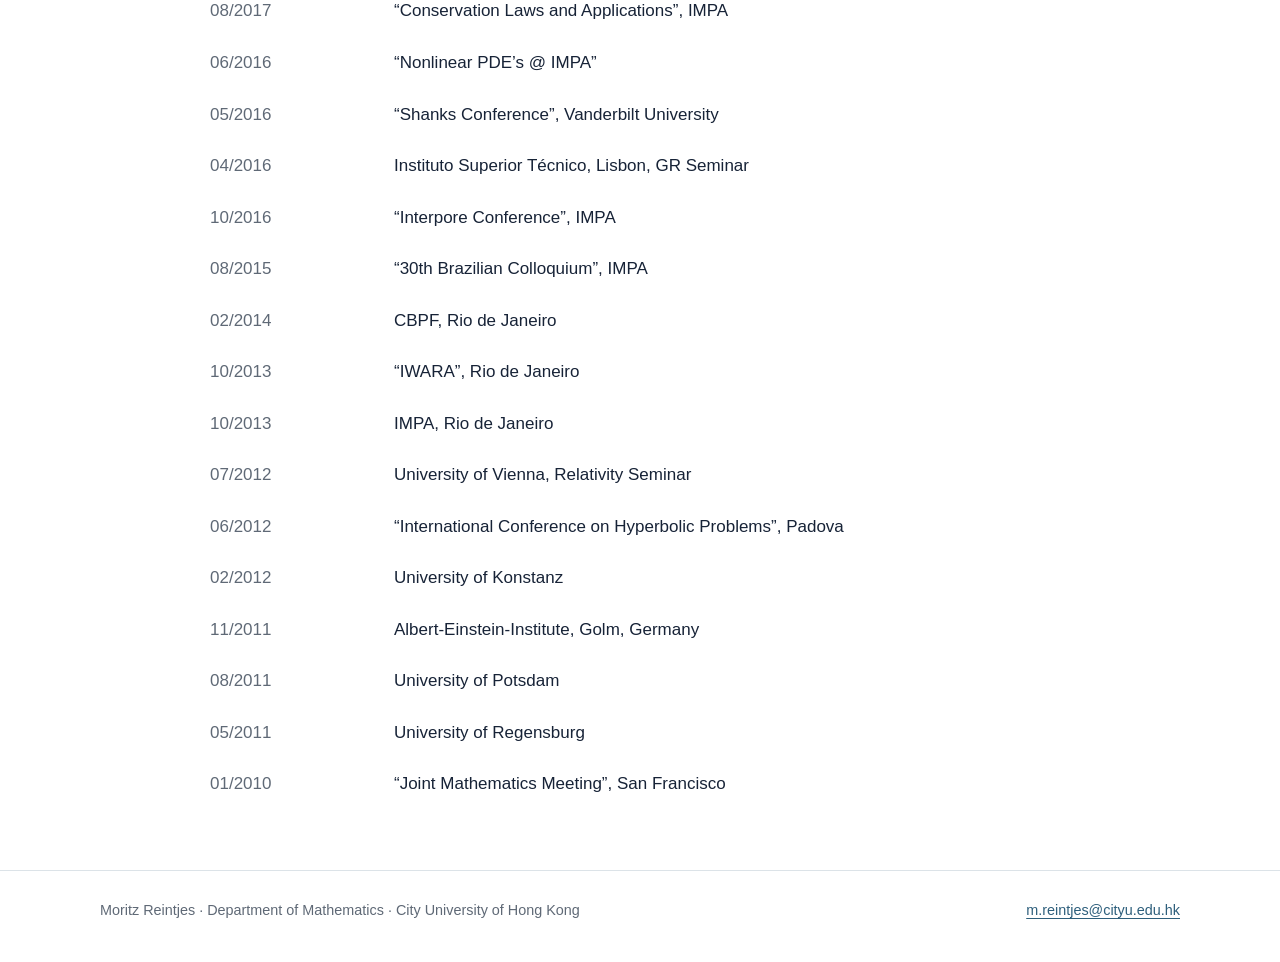
<file: talks.html>
<!doctype html><html lang="en"><head><meta charset="utf-8"><meta name="viewport" content="width=device-width, initial-scale=1"><title>Talks — Moritz Reintjes</title><link rel="stylesheet" href="styles.css"></head><body>
<header class="site-header"><div class="container nav"><a class="brand" href="index.html">Moritz Reintjes</a><nav class="nav-links"><a href="index.html">Home</a><a href="research.html">Research</a><a href="publications.html">Publications</a><a href="students.html">Students</a><a class="active" href="talks.html">Talks</a><a href="teaching.html">Teaching</a><a href="cv.html">CV</a></nav></div></header>
<main><div class="container page-head"><div class="eyebrow">Academic activity</div><h1>Selected talks</h1><p>Conference, colloquium and seminar talks in geometry, General Relativity, nonlinear PDE and mathematical physics.</p></div>
<section class="section"><div class="container content"><div class="timeline"><div class="date">09/2026</div><div class="entry">“Curvature, Optimal Transport and Gravity”, University of Vienna, Austria</div>
<div class="date">04/2026</div><div class="entry">“International Conference on Shock Wave Theory in General Relativity and Fluid Dynamics”, National Taiwan University, Taiwan</div>
<div class="date">10/2025</div><div class="entry">“Causal Fermion Systems 2025”, University of Regensburg, Germany</div>
<div class="date">08/2025</div><div class="entry">Colloquium, Fields Institute, University of Toronto</div>
<div class="date">05/2025</div><div class="entry">Hong Kong Mathematical Society Annual Meeting</div>
<div class="date">06/2024</div><div class="entry">“Analysis of Dissipation of inviscid and Compressible Fluid Dynamics”, University of Konstanz</div>
<div class="date">06/2023</div><div class="entry">“Singularities and Curvature in GR”, Nijmegen</div>
<div class="date">05/2023</div><div class="entry">Beijing Institute of Math. Sciences, Seminar</div>
<div class="date">03/2023</div><div class="entry">“Non-regular spacetime geometry”, Erwin Schrödinger Institute, Vienna</div>
<div class="date">12/2022</div><div class="entry">“XV Black Hole Workshop”, Lisbon</div>
<div class="date">12/2022</div><div class="entry">Laboratory of Space Research, Hong Kong University</div>
<div class="date">06/2022</div><div class="entry">Radboud University, Mathematical Physics Seminar</div>
<div class="date">02/2022</div><div class="entry">UC Davis, Mathematical Physics Seminar</div>
<div class="date">07/2021</div><div class="entry">University of Regensburg, Mathematical Physics Seminar</div>
<div class="date">12/2020</div><div class="entry">City University of Hong Kong, Colloquium</div>
<div class="date">10/2020</div><div class="entry">McGill University, Geometry Seminar</div>
<div class="date">07/2020</div><div class="entry">University of Oxford, PDE Seminar</div>
<div class="date">12/2019</div><div class="entry">University of Konstanz, Colloquium</div>
<div class="date">10/2019</div><div class="entry">University of Vienna, Relativity Seminar</div>
<div class="date">06/2019</div><div class="entry">UC Santa Cruz, Geometry Seminar</div>
<div class="date">05/2019</div><div class="entry">UC Davis, Mathematical Physics Seminar</div>
<div class="date">03/2018</div><div class="entry">Universidade Federal do Rio de Janeiro</div>
<div class="date">08/2017</div><div class="entry">“Conservation Laws and Applications”, IMPA</div>
<div class="date">06/2016</div><div class="entry">“Nonlinear PDE’s @ IMPA”</div>
<div class="date">05/2016</div><div class="entry">“Shanks Conference”, Vanderbilt University</div>
<div class="date">04/2016</div><div class="entry">Instituto Superior Técnico, Lisbon, GR Seminar</div>
<div class="date">10/2016</div><div class="entry">“Interpore Conference”, IMPA</div>
<div class="date">08/2015</div><div class="entry">“30th Brazilian Colloquium”, IMPA</div>
<div class="date">02/2014</div><div class="entry">CBPF, Rio de Janeiro</div>
<div class="date">10/2013</div><div class="entry">“IWARA”, Rio de Janeiro</div>
<div class="date">10/2013</div><div class="entry">IMPA, Rio de Janeiro</div>
<div class="date">07/2012</div><div class="entry">University of Vienna, Relativity Seminar</div>
<div class="date">06/2012</div><div class="entry">“International Conference on Hyperbolic Problems”, Padova</div>
<div class="date">02/2012</div><div class="entry">University of Konstanz</div>
<div class="date">11/2011</div><div class="entry">Albert-Einstein-Institute, Golm, Germany</div>
<div class="date">08/2011</div><div class="entry">University of Potsdam</div>
<div class="date">05/2011</div><div class="entry">University of Regensburg</div>
<div class="date">01/2010</div><div class="entry">“Joint Mathematics Meeting”, San Francisco</div></div></div></section></main>
<footer class="site-footer"><div class="container footer-flex"><span>Moritz Reintjes · Department of Mathematics · City University of Hong Kong</span><span><a href="mailto:m.reintjes@cityu.edu.hk">m.reintjes@cityu.edu.hk</a></span></div></footer></body></html>
</file>
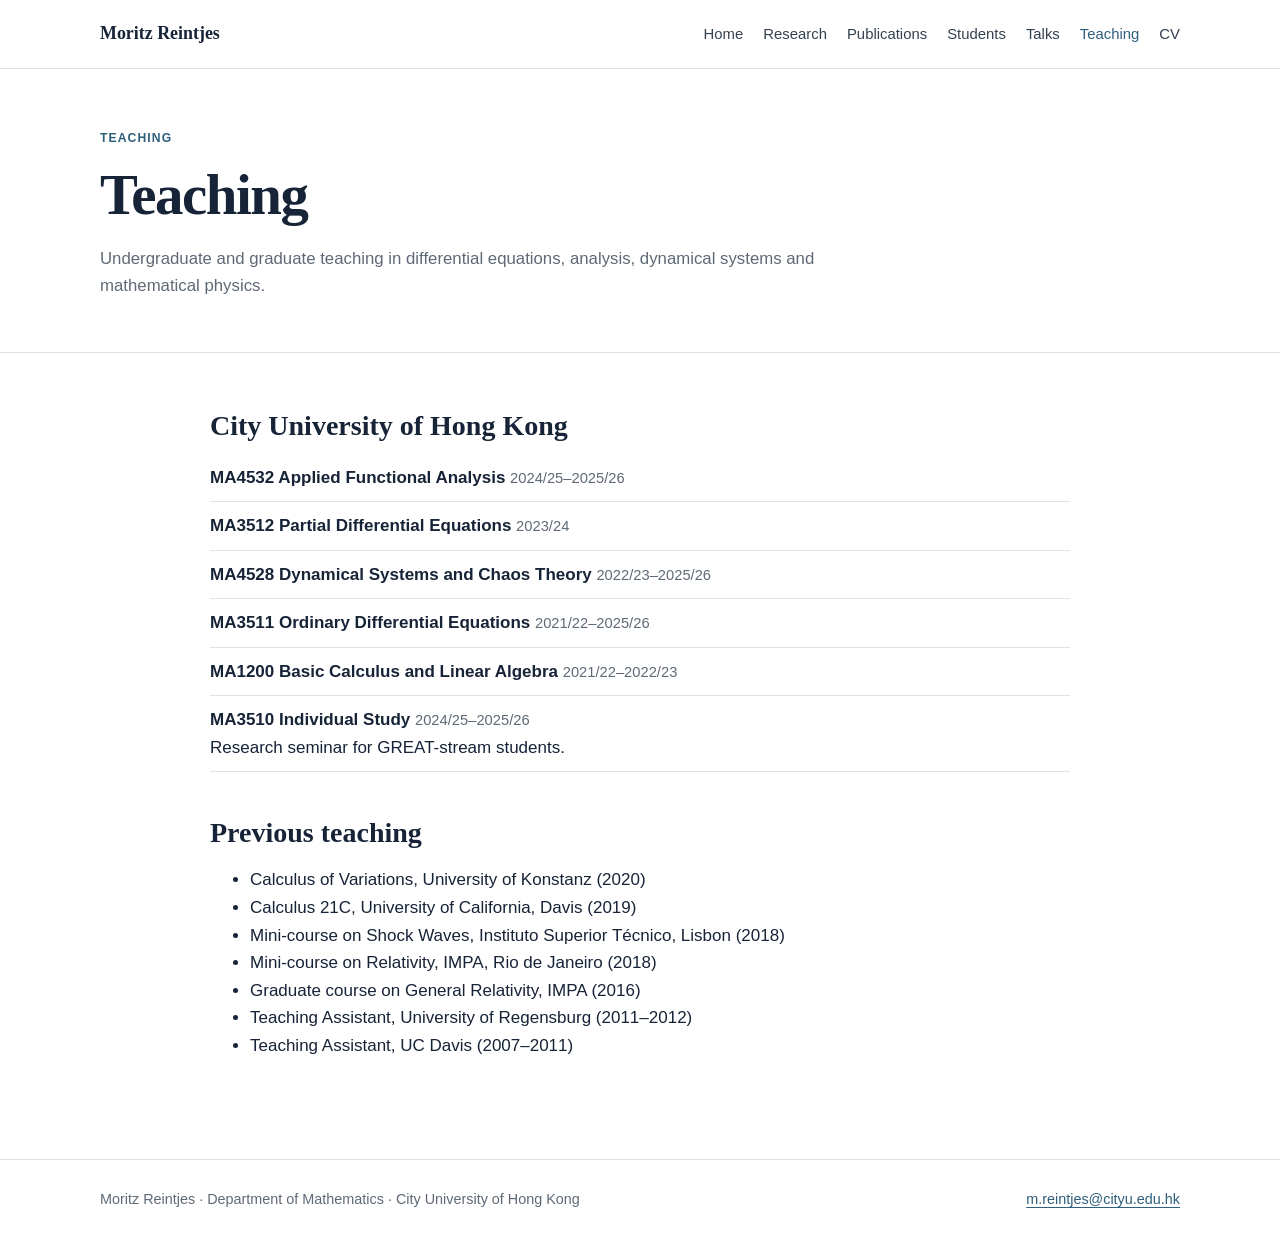
<file: teaching.html>
<!doctype html><html lang="en"><head><meta charset="utf-8"><meta name="viewport" content="width=device-width, initial-scale=1"><title>Teaching — Moritz Reintjes</title><link rel="stylesheet" href="styles.css"></head><body>
<header class="site-header"><div class="container nav"><a class="brand" href="index.html">Moritz Reintjes</a><nav class="nav-links"><a href="index.html">Home</a><a href="research.html">Research</a><a href="publications.html">Publications</a><a href="students.html">Students</a><a href="talks.html">Talks</a><a class="active" href="teaching.html">Teaching</a><a href="cv.html">CV</a></nav></div></header>
<main><div class="container page-head"><div class="eyebrow">Teaching</div><h1>Teaching</h1><p>Undergraduate and graduate teaching in differential equations, analysis, dynamical systems and mathematical physics.</p></div>
<section class="section"><div class="container content">
<section><h2>City University of Hong Kong</h2><ul class="clean-list"><li><strong>MA4532 Applied Functional Analysis</strong> <span class="meta">2024/25–2025/26</span></li><li><strong>MA3512 Partial Differential Equations</strong> <span class="meta">2023/24</span></li><li><strong>MA4528 Dynamical Systems and Chaos Theory</strong> <span class="meta">2022/23–2025/26</span></li><li><strong>MA3511 Ordinary Differential Equations</strong> <span class="meta">2021/22–2025/26</span></li><li><strong>MA1200 Basic Calculus and Linear Algebra</strong> <span class="meta">2021/22–2022/23</span></li><li><strong>MA3510 Individual Study</strong> <span class="meta">2024/25–2025/26</span><br>Research seminar for GREAT-stream students.</li></ul>
</section>
<section><h2>Previous teaching</h2><ul><li>Calculus of Variations, University of Konstanz (2020)</li><li>Calculus 21C, University of California, Davis (2019)</li><li>Mini-course on Shock Waves, Instituto Superior Técnico, Lisbon (2018)</li><li>Mini-course on Relativity, IMPA, Rio de Janeiro (2018)</li><li>Graduate course on General Relativity, IMPA (2016)</li><li>Teaching Assistant, University of Regensburg (2011–2012)</li><li>Teaching Assistant, UC Davis (2007–2011)</li></ul></section>
</div></section></main>
<footer class="site-footer"><div class="container footer-flex"><span>Moritz Reintjes · Department of Mathematics · City University of Hong Kong</span><span><a href="mailto:m.reintjes@cityu.edu.hk">m.reintjes@cityu.edu.hk</a></span></div></footer></body></html>
</file>
<file: styles.css>
:root {
  --ink: #172337;
  --muted: #5f6976;
  --accent: #2e5f7c;
  --accent-dark: #23495f;
  --paper: #ffffff;
  --soft: #f4f7f9;
  --line: #dce3e8;
  --max: 1080px;
}

* { box-sizing: border-box; }
html { scroll-behavior: smooth; }
body {
  margin: 0;
  background: var(--paper);
  color: var(--ink);
  font-family: -apple-system, BlinkMacSystemFont, "Segoe UI", Helvetica, Arial, sans-serif;
  font-size: 17px;
  line-height: 1.62;
}
a { color: var(--accent); text-decoration-thickness: 1px; text-underline-offset: 3px; }
a:hover { color: var(--accent-dark); }
.container { width: min(var(--max), calc(100% - 42px)); margin: 0 auto; }

.site-header {
  border-bottom: 1px solid var(--line);
  background: rgba(255,255,255,.97);
  position: sticky;
  top: 0;
  z-index: 10;
}
.nav {
  min-height: 68px;
  display: flex;
  align-items: center;
  justify-content: space-between;
  gap: 28px;
}
.brand {
  font-family: Georgia, "Times New Roman", serif;
  font-size: 1.12rem;
  font-weight: 700;
  color: var(--ink);
  text-decoration: none;
  white-space: nowrap;
}
.nav-links { display: flex; gap: 20px; align-items: center; flex-wrap: wrap; justify-content: flex-end; }
.nav-links a { color: #344150; text-decoration: none; font-size: .93rem; }
.nav-links a:hover, .nav-links a.active { color: var(--accent); }

.hero { padding: 78px 0 58px; }
.eyebrow {
  color: var(--accent);
  text-transform: uppercase;
  letter-spacing: .09em;
  font-weight: 700;
  font-size: .76rem;
  margin-bottom: 12px;
}
h1, h2, h3 { font-family: Georgia, "Times New Roman", serif; color: var(--ink); line-height: 1.18; }
h1 { font-size: clamp(2.6rem, 6vw, 4.8rem); margin: 0 0 12px; letter-spacing: -.025em; }
h2 { font-size: clamp(1.65rem, 3vw, 2.35rem); margin: 0 0 20px; }
h3 { font-size: 1.28rem; margin: 0 0 8px; }
.subtitle { font-size: 1.14rem; color: var(--muted); margin: 0 0 16px; }
.keywords { font-family: Georgia, "Times New Roman", serif; color: #39495a; font-size: 1.08rem; }
.hero-copy { max-width: 790px; font-size: 1.12rem; margin: 28px 0 0; }
.actions { display: flex; gap: 12px; flex-wrap: wrap; margin-top: 28px; }
.button {
  display: inline-block;
  border: 1px solid var(--accent);
  padding: 9px 15px;
  border-radius: 4px;
  text-decoration: none;
  font-weight: 650;
  font-size: .94rem;
}
.button.primary { background: var(--accent); color: white; }
.button.primary:hover { background: var(--accent-dark); color: white; }

.section { padding: 56px 0; border-top: 1px solid var(--line); }
.section.soft { background: var(--soft); }
.lead { max-width: 850px; font-size: 1.08rem; }
.callout {
  border-left: 4px solid var(--accent);
  padding: 3px 0 3px 23px;
  max-width: 900px;
}
.grid-3 { display: grid; grid-template-columns: repeat(3, minmax(0, 1fr)); gap: 30px; }
.card { border-top: 2px solid var(--ink); padding-top: 14px; }
.card p { color: #46515f; margin: 8px 0 0; }

.page-head { padding: 60px 0 36px; }
.page-head h1 { font-size: clamp(2.2rem, 5vw, 3.55rem); }
.page-head p { max-width: 800px; color: var(--muted); font-size: 1.05rem; }
.content { max-width: 860px; }
.content section { margin-bottom: 44px; }
.content h2 { font-size: 1.75rem; margin-bottom: 12px; }
.content h3 { margin-top: 24px; }

.clean-list { padding: 0; margin: 0; list-style: none; }
.clean-list li { padding: 10px 0; border-bottom: 1px solid var(--line); }
.meta { color: var(--muted); font-size: .92rem; }
.pubs { list-style: none; padding: 0; margin: 0; counter-reset: none; }
.pub { display: grid; grid-template-columns: 42px 1fr; gap: 8px; padding: 11px 0; border-bottom: 1px solid #e7ecef; }
.pub-num { color: var(--muted); text-align: right; padding-right: 8px; font-variant-numeric: tabular-nums; }
.pub-title { font-weight: 640; }
.pub-journal { color: #45515e; }
.pub-links { font-size: .88rem; margin-top: 2px; }

.timeline { display: grid; grid-template-columns: 160px 1fr; gap: 8px 24px; }
.timeline .date { color: var(--muted); font-variant-numeric: tabular-nums; }
.timeline .entry { padding-bottom: 16px; }
.timeline strong { font-weight: 690; }

.stat-row { display: flex; gap: 28px; flex-wrap: wrap; margin-top: 20px; }
.stat { min-width: 170px; }
.stat strong { display: block; font-family: Georgia, "Times New Roman", serif; font-size: 1.55rem; }
.stat span { color: var(--muted); font-size: .9rem; }

.site-footer { border-top: 1px solid var(--line); padding: 28px 0 40px; color: var(--muted); font-size: .9rem; }
.footer-flex { display: flex; justify-content: space-between; gap: 24px; flex-wrap: wrap; }

@media (max-width: 820px) {
  body { font-size: 16px; }
  .site-header { position: static; }
  .nav { align-items: flex-start; flex-direction: column; padding: 16px 0; gap: 10px; }
  .nav-links { justify-content: flex-start; gap: 14px; }
  .hero { padding-top: 50px; }
  .grid-3 { grid-template-columns: 1fr; gap: 26px; }
  .timeline { grid-template-columns: 1fr; gap: 0; }
  .timeline .date { padding-top: 12px; }
}
</file>
